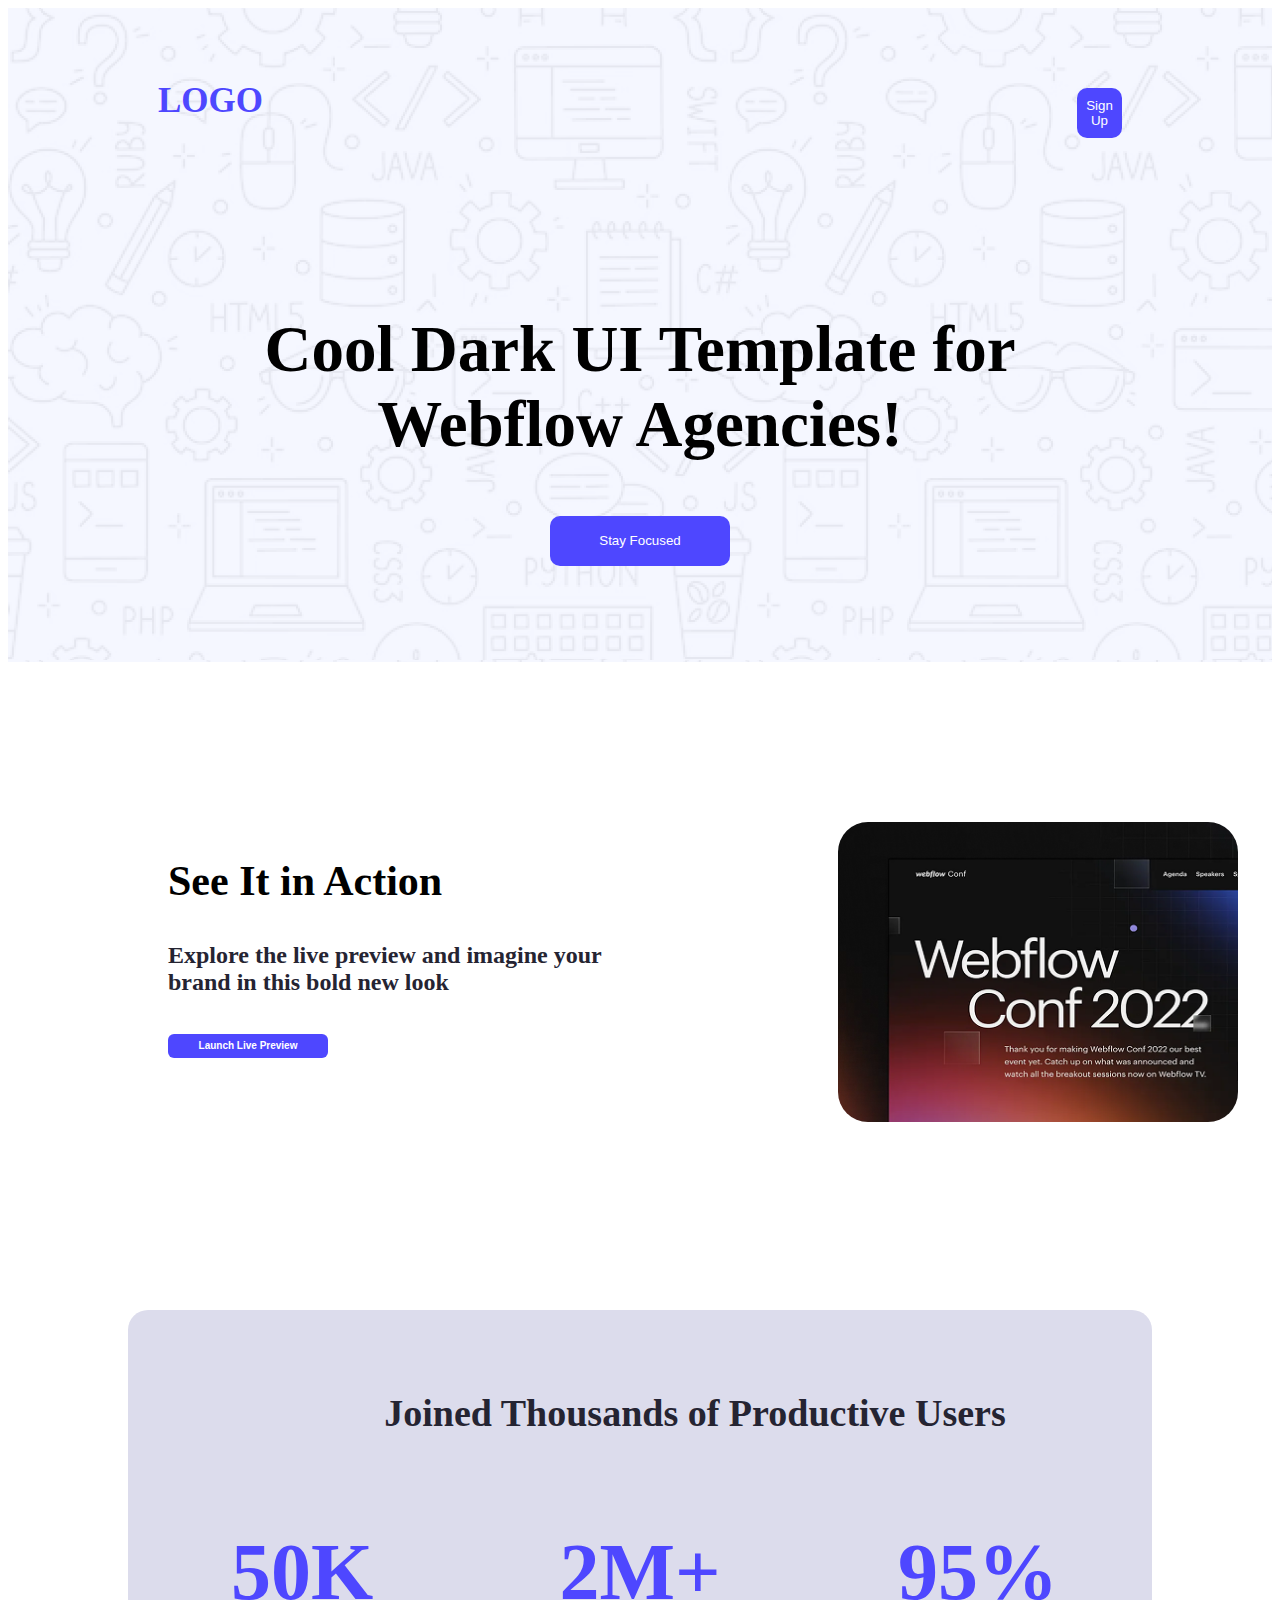
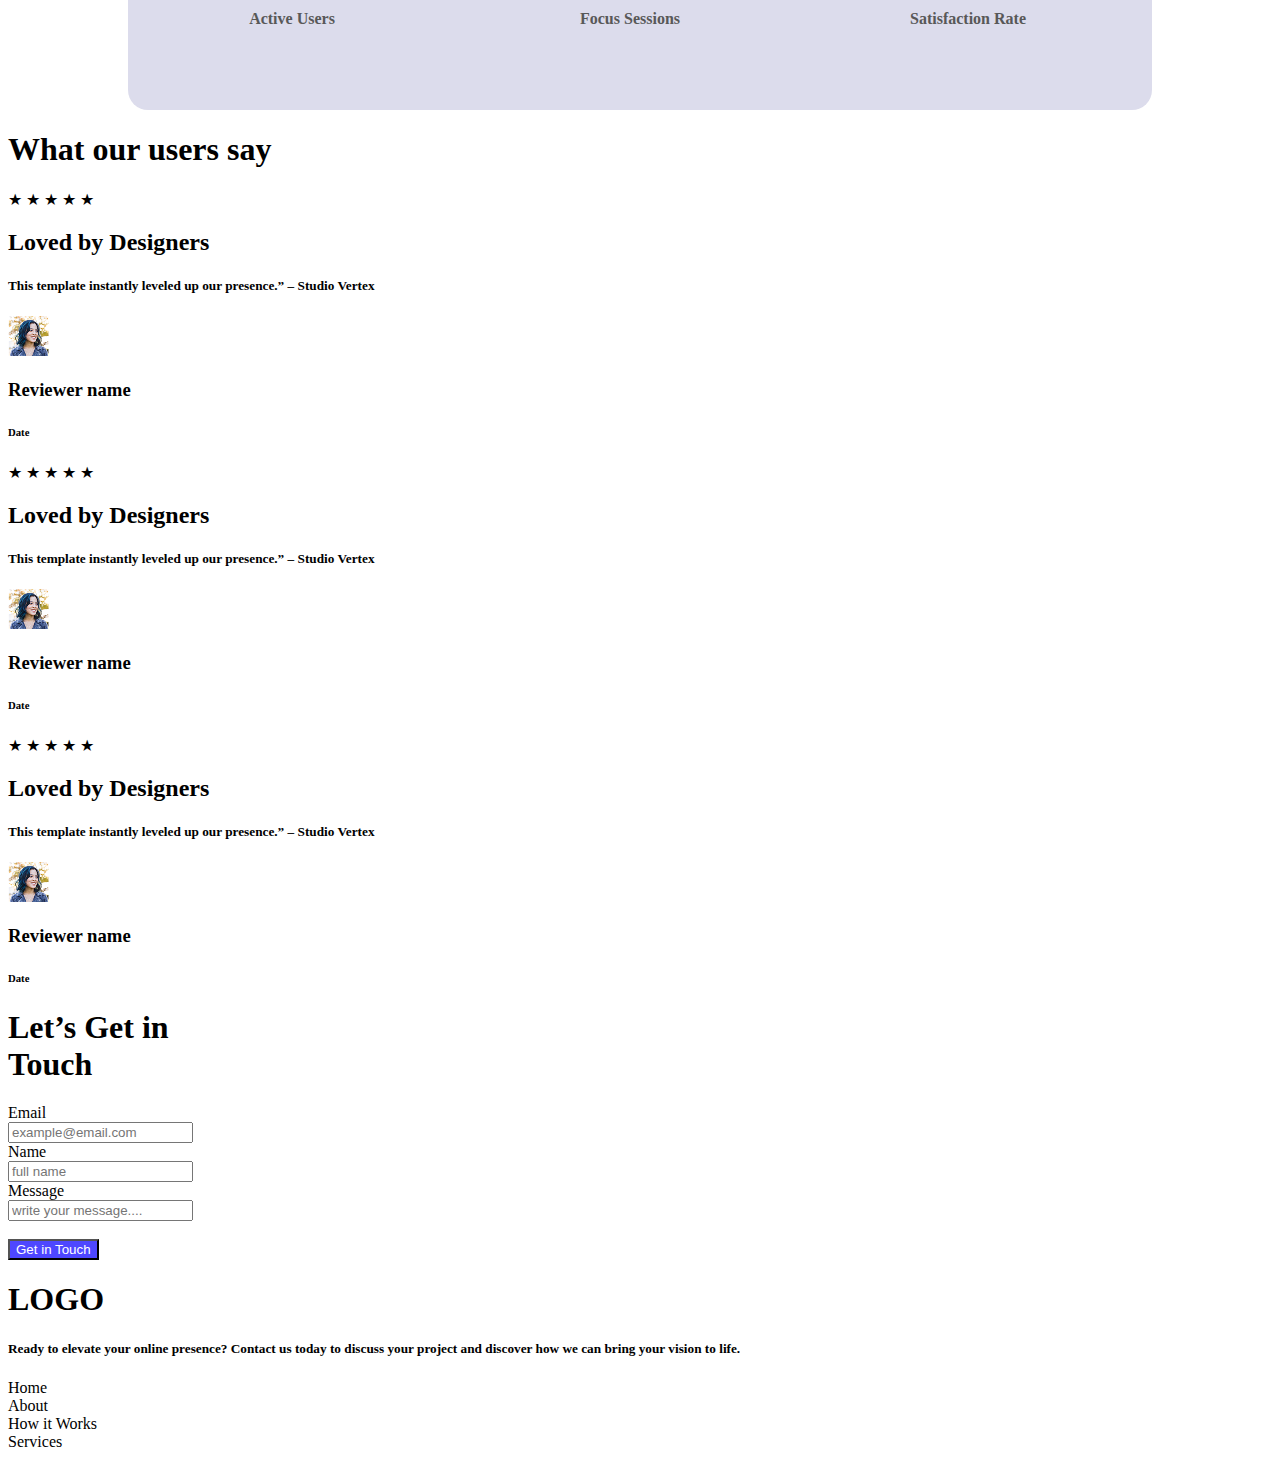
<file: index.html>
<!DOCTYPE html>
<html lang="en">
<head>
    <meta charset="UTF-8">
    <meta name="viewport" content="width=device-width, initial-scale=1.0">
    <title>first assignment</title>
    <link rel="stylesheet" href="styles/styles.css">
</head>
<body>
    <header>
        <nav class="bg-image">
            
            <div class="first">
                <h1 class="logo">LOGO</h1>
                <button class="btn-clr signup ">Sign Up</button>
            </div>
            <div class="second">
                <h2 class="cool">Cool Dark UI Template for <br> Webflow Agencies!</h2>
                <button class="btn-clr stay-focused">Stay Focused</button>

            </div>
        </nav>

    </header>
    <main>
        <div class="third">
            <div>
                <h2 class="seeit">See It in Action</h2>
                <h4 class="explore">Explore the live preview and imagine your brand in this bold new look</h4>
                <button class="btn-clr preview">Launch Live Preview</button>
            </div>
            <div class="imga">
            <div><img class="imga" src="Assets/wc-mini.png" alt=""></div>
            </div>
            
            
        </div>
        <div class="fourth">
            <h2 class="joined">Joined Thousands of Productive Users</h2>
            <div class="dflex">
            <div>
                
                <h1 class="numk" >50K</h1>
                <h6 class="snumk">Active Users</h6>
            </div>
            <div>
                <h1 class="numk">2M+</h1>
                <h6 class="snumk">Focus Sessions</h6>
            </div>
            <div>
                <h1 class="numk">95%</h1>
                <h6 class="snumk">Satisfaction Rate</h6>
            </div>
            </div>
        </div>
        <div class="fifth">
            <h1 class="what-our">What our users say</h1>
            <nav class="flex-or-na">
            <div class="cmnt">
                <div class="cmnts">
                    <p><span>&#9733 &#9733  &#9733  &#9733  &#9733</span> 
                    </p>
                    <h2>Loved by Designers</h2>
                    <h5 class="hfive">This template instantly leveled up our presence.” – Studio Vertex</h5>
                    <div class="avarter">
                        <img class="av" src="Assets/avatar.png" alt="" srcset="">
                        <div class="writing">
                            <h3>Reviewer name</h3>
                            <h6>Date</h6>
                        </div>
                    </div>
                    </div>
                <div class="cmnts">
                    <p><span>&#9733  &#9733  &#9733  &#9733  &#9733</span>
                    </p>
                    <h2>Loved by Designers</h2>
                    <h5  class="hfive">This template instantly leveled up our presence.” – Studio Vertex</h5>
                    <div class="avarter">
                        <img class="av" src="Assets/avatar.png" alt="" srcset="">
                        <div class="writing">
                            <h3>Reviewer name</h3>
                            <h6>Date</h6>
                        </div>
                    </div>
                    </div>

                <div class="cmnts">
                    <p><span>&#9733  &#9733  &#9733  &#9733  &#9733</span>
                    </p>
                    <h2>Loved by Designers</h2>
                    <h5 class="hfive">This template instantly leveled up our presence.” – Studio Vertex</h5>
                    <div class="avarter">
                        <img class="av" src="Assets/avatar.png" alt="" srcset="">
                        <div class="writing">
                            <h3>Reviewer name</h3>
                            <h6>Date</h6>
                        </div>
                    </div>
                    </div>
                </div>
                <div class="cmnts"></div>
                <div class="cmnts"></div>
            </div>
            </nav>
            
        </div>
        <div class="sixet">
            <div class="lets"><h1>Let’s Get in <br> Touch</h1></div>
            <div>
                <form action="" class="form">
                    <div>
                    <label for="">Email</label><br>
                    <input class="cla" type="email" name="Email" id="Email" placeholder="example@email.com">
                    <br>
                    </div>
                    <div>
                    <label for="">Name</label><br>
                    <input class="cla" type="text" name="" id="" placeholder="full name"><br>
                    </div>
                    <div>
                    <label for="">Message</label><br>
                    <input class="clb" type="text" name="" id="" placeholder="write your message....">
                    </div>
                    <br><button class="getin btn-clr">Get in Touch</button>
                </form>
            </div>
        </div>

    </main>
    <footer>
        <div>
            <h1 class="go">LOGO</h1>
            <h5 class="ready">Ready to elevate your online presence? Contact us today to discuss your project and discover how we can bring your vision to life.</h5>
            <div class="divma">
            <div> <a href=""></a>Home</div>
            <div><a href=""></a>About</div>
            <div><a href=""></a>How it Works</div>
            <div><a href=""></a>Services</div>
            </div>
        </div>

    </footer>
</body>
</html>
</file>
<file: styles/styles.css>
.first{
    display: flex;
    gap: 820px;
    padding: 50px 150px;
    height: 150px;
    max-width: 1140px;
    
}
.logo{
    font-weight:900px;
    font-size: 35px;
    width: 99px;
    height: 51px;
    color: #4E47FF;
}
.btn-clr{
    background-color: #4E47FF;
    color: #FFFFFF;
}
.signup{
    width: 500px;
    border-radius: 10px;
   
    height: 50px;
    margin-top: 30px;
    border: none;
}
.second{
    height: 350px;
    
    text-align: center;
    
    justify-content: space-between;
    
}
.bg-image{
    background-image: url(../Assets/Hero-bg.png);
}
.stay-focused{
    width: 180px;
    height: 50px;
    border-radius: 10px;
    border: none;
}
.cool{
    font-size: 65px;
    font-weight: bold;
    
}
.third{
    display: flex;
    gap: 220px;
    max-width: 1140px;
    height: 328px;
    padding: 160px;
    justify-content: space-between;
}
.seeit{
    font-weight: bold;
    font-size: 42px;
    height: 50px;
    width: 450px;
}
.explore{
    color: #252432;
    font-size: 24px;
    width: 450px;
    height: 60px;
}
.preview{
    border: none;
    font-size: 10px;
    font-weight: bold;
    width: 160px;
    height: 24px;

border-radius: 6px;

}
.imga{
    height: 300px;
    width: 400px;
    border-radius: 30px;
}
.fourth{
    /* max-width: 1140px; */
    height: 300px;
    padding: 50px 142px;
    justify-content: space-between;
    background-color: #dcdcec;
    margin: 0px 120px;
    text-align: center;
    border-radius: 20px;
}
.joined{
    font-weight: bold;
    font-size: 38px;
    color: #252432;
    text-align: center;
    width: 850px;
    height: 50px;
}
.dflex{
    display: flex;
    gap: 158px;
    text-align: center;
    justify-content: center;
}
.numk{
    color: #4E47FF;
    font-weight: bold;
    font-size: 80px;
    height: 30px;
    width: 180px;
}
.snumk{
    color: #585858;
    font-size: 16px;
    width: 120px;
    height: 2px;
    text-align: center;
    justify-content: space-between;
    padding: 0 20px;
}
</file>
